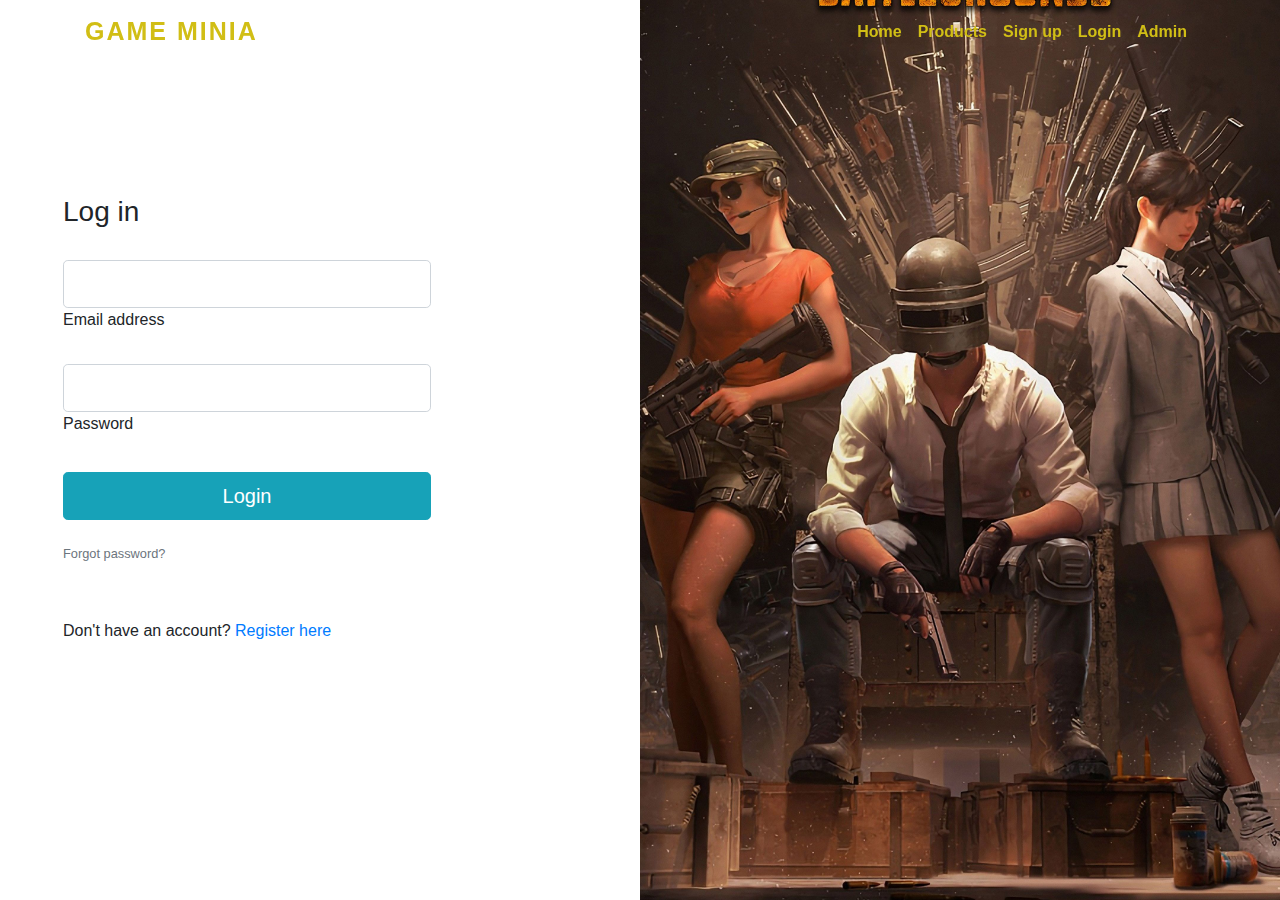
<file: FrontEnd/login/login.html>
<!doctype html>
<html lang="en">
  <head>
    <title>Login</title>
    <!-- Required meta tags -->
    <meta charset="utf-8">
    <meta name="viewport" content="width=device-width, initial-scale=1, shrink-to-fit=no">

    <!-- Bootstrap CSS -->
    <link rel="stylesheet" href="https://stackpath.bootstrapcdn.com/bootstrap/4.3.1/css/bootstrap.min.css" integrity="sha384-ggOyR0iXCbMQv3Xipma34MD+dH/1fQ784/j6cY/iJTQUOhcWr7x9JvoRxT2MZw1T" crossorigin="anonymous">
    <link rel="stylesheet" href="./log.css">
</head>
  <body>

    <div class="container">
      <nav class="navbar navbar-expand-lg navbar-light fixed-top">
        <div class="container">
            <a class="navbar-brand" href="#">Game Minia</a>
            <button class="navbar-toggler" type="button" data-toggle="collapse" data-target="#navbarSupportedContent" aria-controls="navbarSupportedContent" aria-expanded="false" aria-label="Toggle navigation">
                <span class="navbar-toggler-icon"></span>
            </button>
            <div class="collapse navbar-collapse" id="navbarSupportedContent">
                    <ul class="navbar-nav ml-auto">
                    <li class="nav-item active">
                        <a class="nav-link" href="../index.html">Home</a>
                    </li>
                    <li class="nav-item">
                        <a class="nav-link active" href="../products/products.html">Products</a>
                    </li>
                    
                    <li class="nav-item">
                        <a class="nav-link" href="../signin/signin.html">Sign up</a>
                    </li>
                    <li class="nav-item">
                        <a class="nav-link" href="../login/login.html">Login</a>
                    </li>
                    <li class="nav-item">
                        <a class="nav-link" href="../admin/admin.html">Admin</a>
                    </li>
                </ul>
            </div>    
        </div>
      </nav>
    </div>
    
    
    
        <div class="container-fluid">
          <div class="row">
            <div class="col-sm-6 text-black">
      
              <div class="d-flex align-items-center h-custom-2 px-5 ms-xl-4 mt-5 pt-5 pt-xl-0 mt-xl-n5">
      
                <form style="width: 23rem;">
      
                  <h3 class="fw-normal mb-3 pb-3" >Log in</h3>
      
                  <div class="form-outline mb-4">
                    <input type="email" class="form-control form-control-lg" />
                    <label class="form-label" for="form2Example18">Email address</label>
                  </div>
      
                  <div class="form-outline mb-4">
                    <input type="password"  class="form-control form-control-lg" />
                    <label class="form-label">Password</label>
                  </div>
      
                  <div class="pt-1 mb-4">
                    <button class="btn btn-info btn-lg btn-block" type="button">Login</button>
                  </div>
      
                  <p class="small mb-5 pb-lg-2"><a class="text-muted" href="#!">Forgot password?</a></p>
                  <p>Don't have an account? <a href="../signin/signin.html" class="link-info">Register here</a></p>
      
                </form>
      
              </div>
      
            </div>
            <div class="col-sm-6 px-0 d-none d-sm-block">
              <img src="./logimage.jpg"  class="w-100 vh-100" style="object-fit: cover; object-position: left;">
            </div>
          </div>
        </div>
      

    <!-- Optional JavaScript -->
    <!-- jQuery first, then Popper.js, then Bootstrap JS -->
    <script src="https://code.jquery.com/jquery-3.3.1.slim.min.js" integrity="sha384-q8i/X+965DzO0rT7abK41JStQIAqVgRVzpbzo5smXKp4YfRvH+8abtTE1Pi6jizo" crossorigin="anonymous"></script>
    <script src="https://cdnjs.cloudflare.com/ajax/libs/popper.js/1.14.7/umd/popper.min.js" integrity="sha384-UO2eT0CpHqdSJQ6hJty5KVphtPhzWj9WO1clHTMGa3JDZwrnQq4sF86dIHNDz0W1" crossorigin="anonymous"></script>
    <script src="https://stackpath.bootstrapcdn.com/bootstrap/4.3.1/js/bootstrap.min.js" integrity="sha384-JjSmVgyd0p3pXB1rRibZUAYoIIy6OrQ6VrjIEaFf/nJGzIxFDsf4x0xIM+B07jRM" crossorigin="anonymous"></script>
  </body>
</html>
</file>
<file: FrontEnd/login/log.css>
.navbar-light .navbar-brand {
    color: rgb(209, 190, 21);
    font-size: 25px;
    text-transform: uppercase;
    font-weight: bold;
    letter-spacing: 2px;
    
  }
  
  .navbar-light .navbar-nav .active > .nav-link, .navbar-light .navbar-nav .nav-link.active, .navbar-light .navbar-nav .nav-link.show, .navbar-light .navbar-nav .show > .nav-link {
    color: rgb(209, 190, 21);
  }
  
  .navbar-light .navbar-nav .nav-link {
    color: rgb(209, 190, 21);
    font-weight: bolder;
    
  }
  
  .navbar-toggler {
    background: #fff;
  }
  
  .navbar-nav {
    text-align: center;
    
  }
  
  .nav-link {
    padding: .2rem 1rem;
  }
  
  .nav-link.active,.nav-link:focus{
    color: #fff;
  }
  
  .navbar-toggler {
    padding: 1px 5px;
    font-size: 18px;
    line-height: 0.3;
  }
  
  .navbar-light .navbar-nav .nav-link:focus, .navbar-light .navbar-nav .nav-link:hover {
    color: rgb(255, 255, 255);
  }
.bg-image-vertical {
    position: relative;
    overflow: hidden;
    background-repeat: no-repeat;
    background-position: right center;
    background-size: auto 100%;
    }
    
    @media (min-width: 1025px) {
    .h-custom-2 {
    height: 100%;
    }
    }

    .fw-normal
    {
        padding-top: 50px;
    }
</file>
